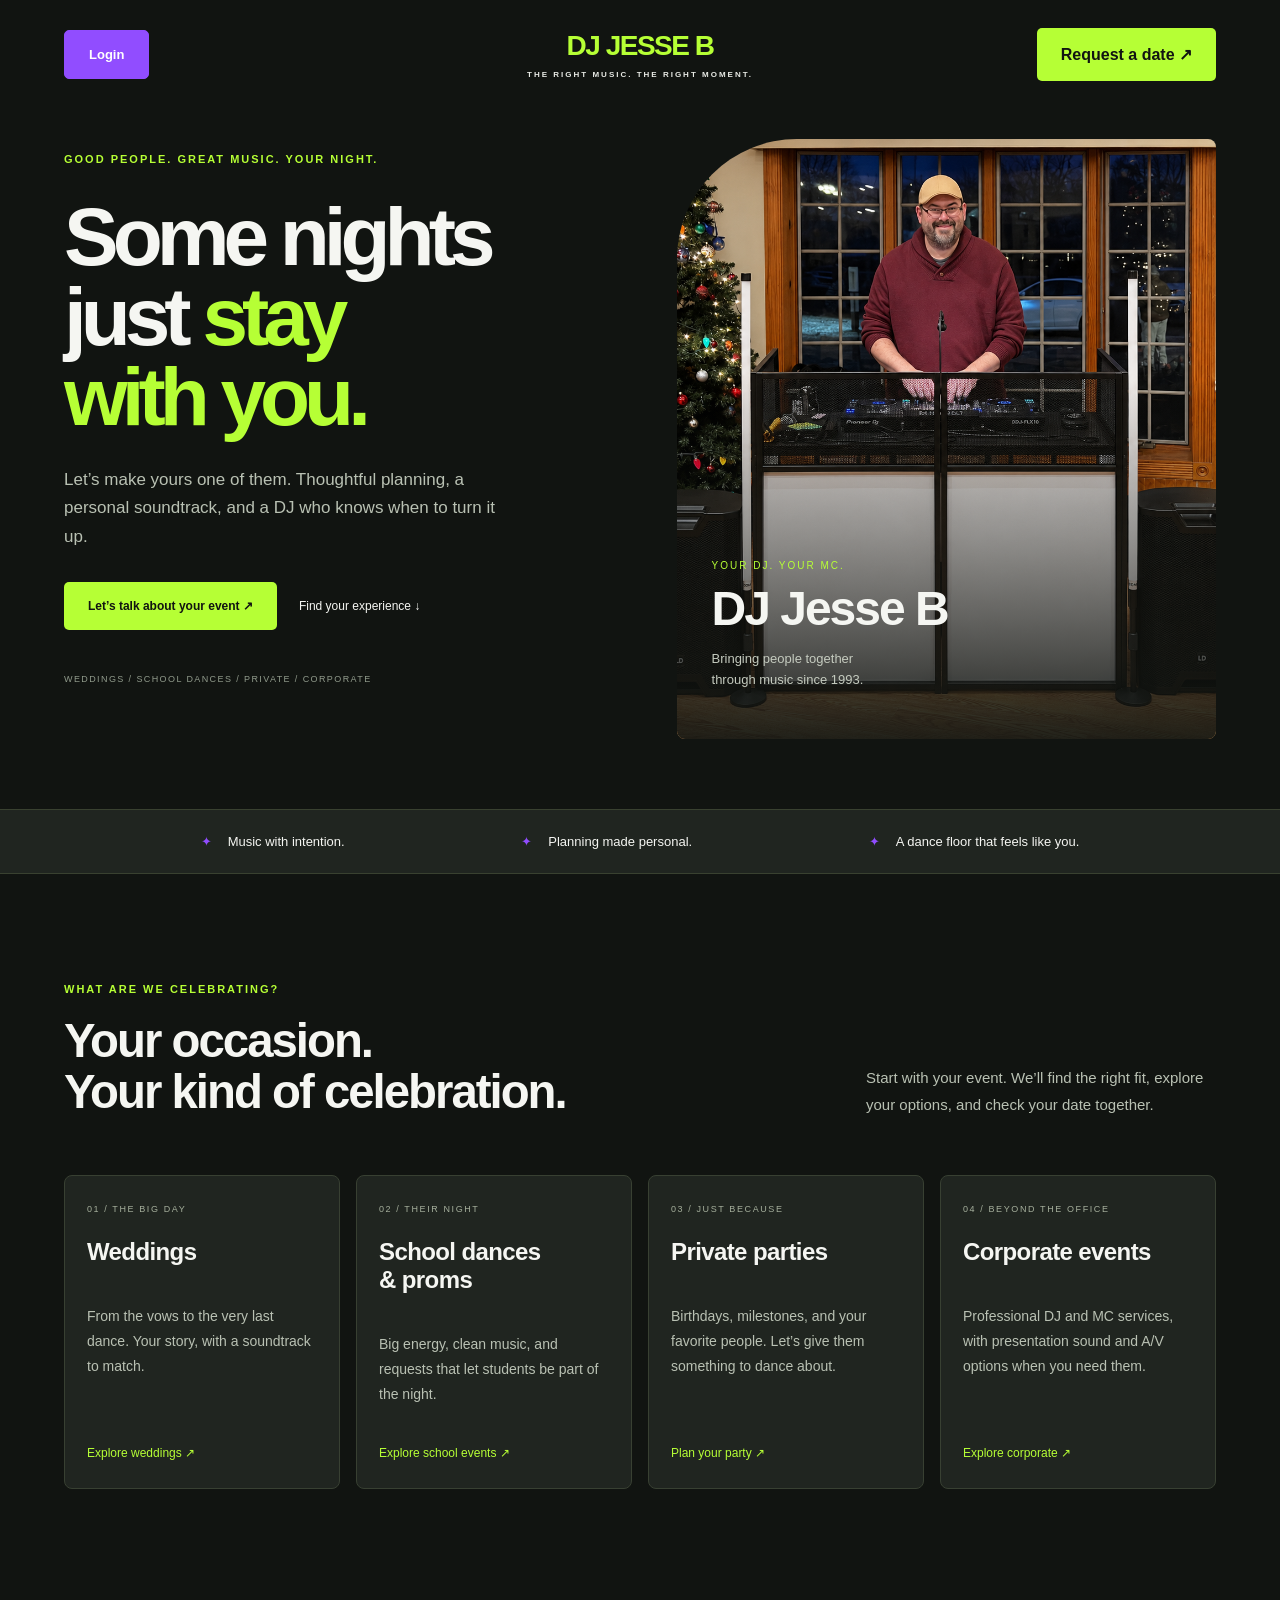
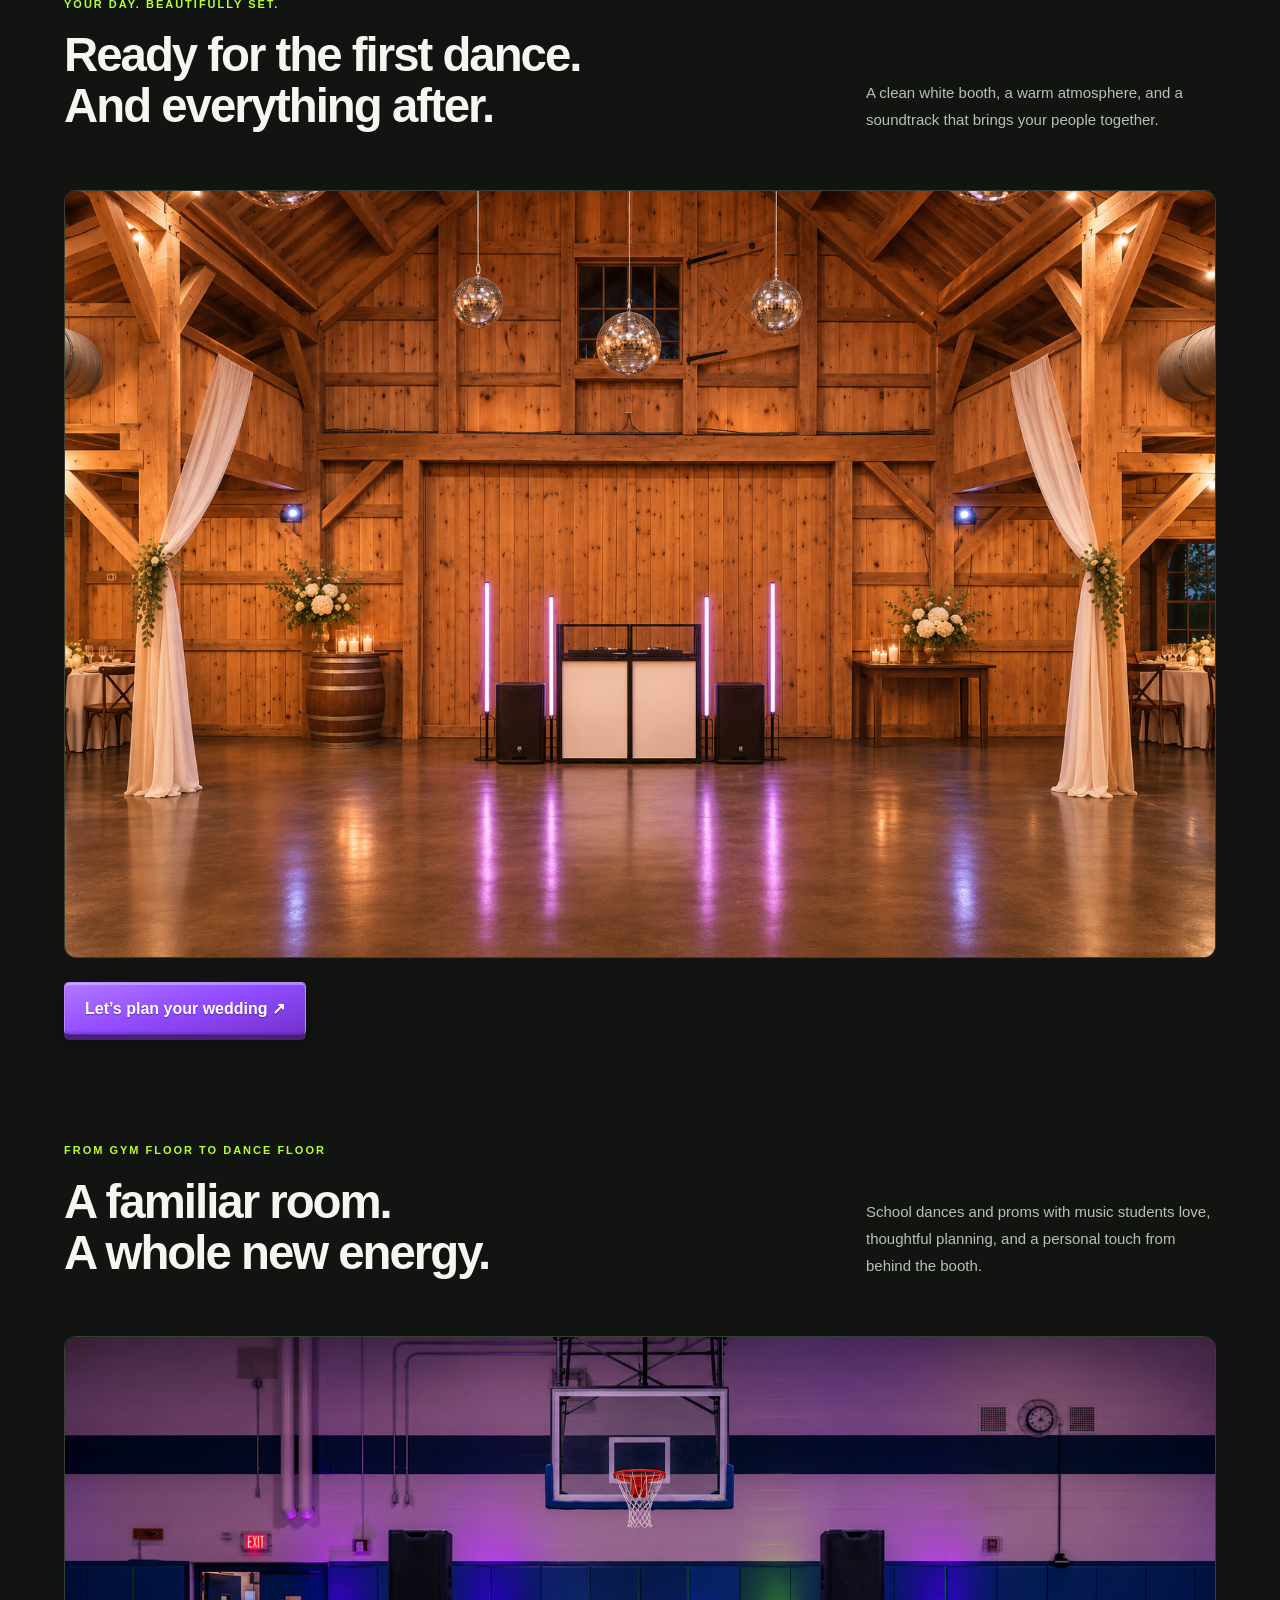
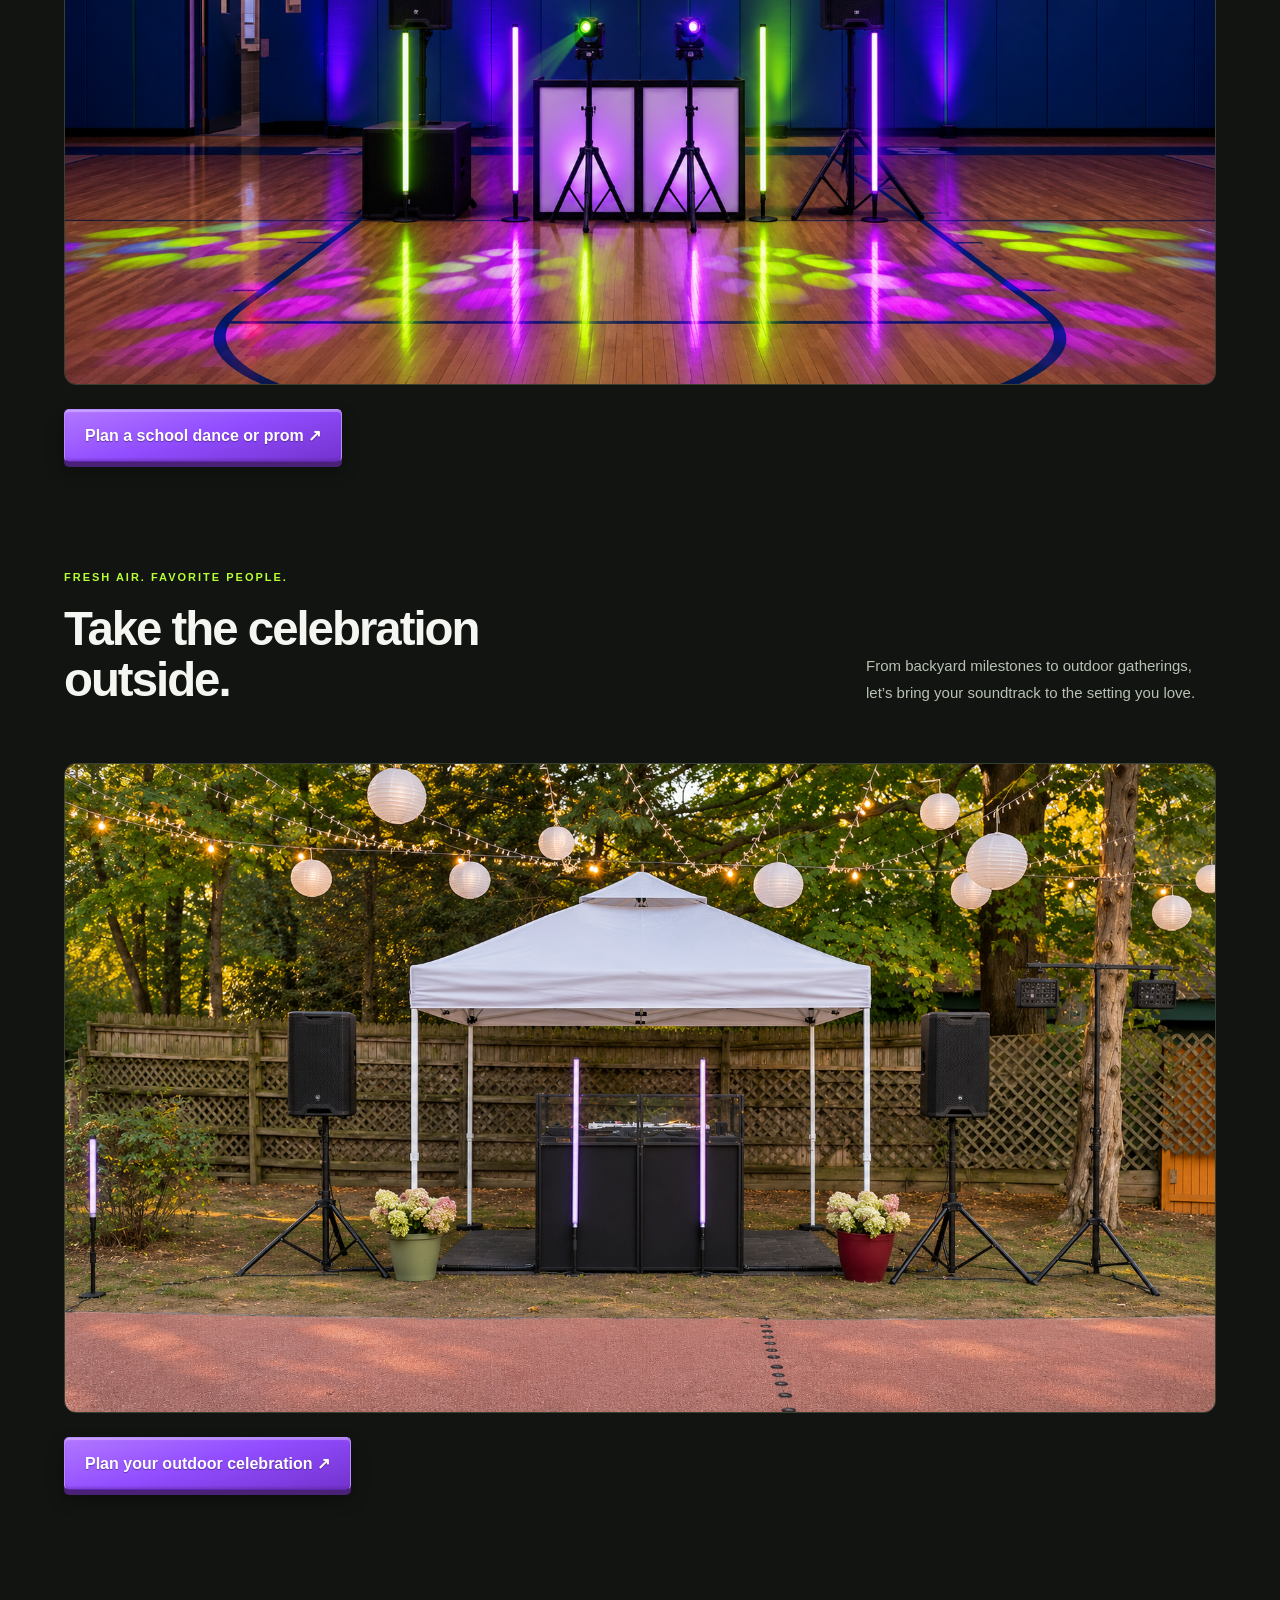
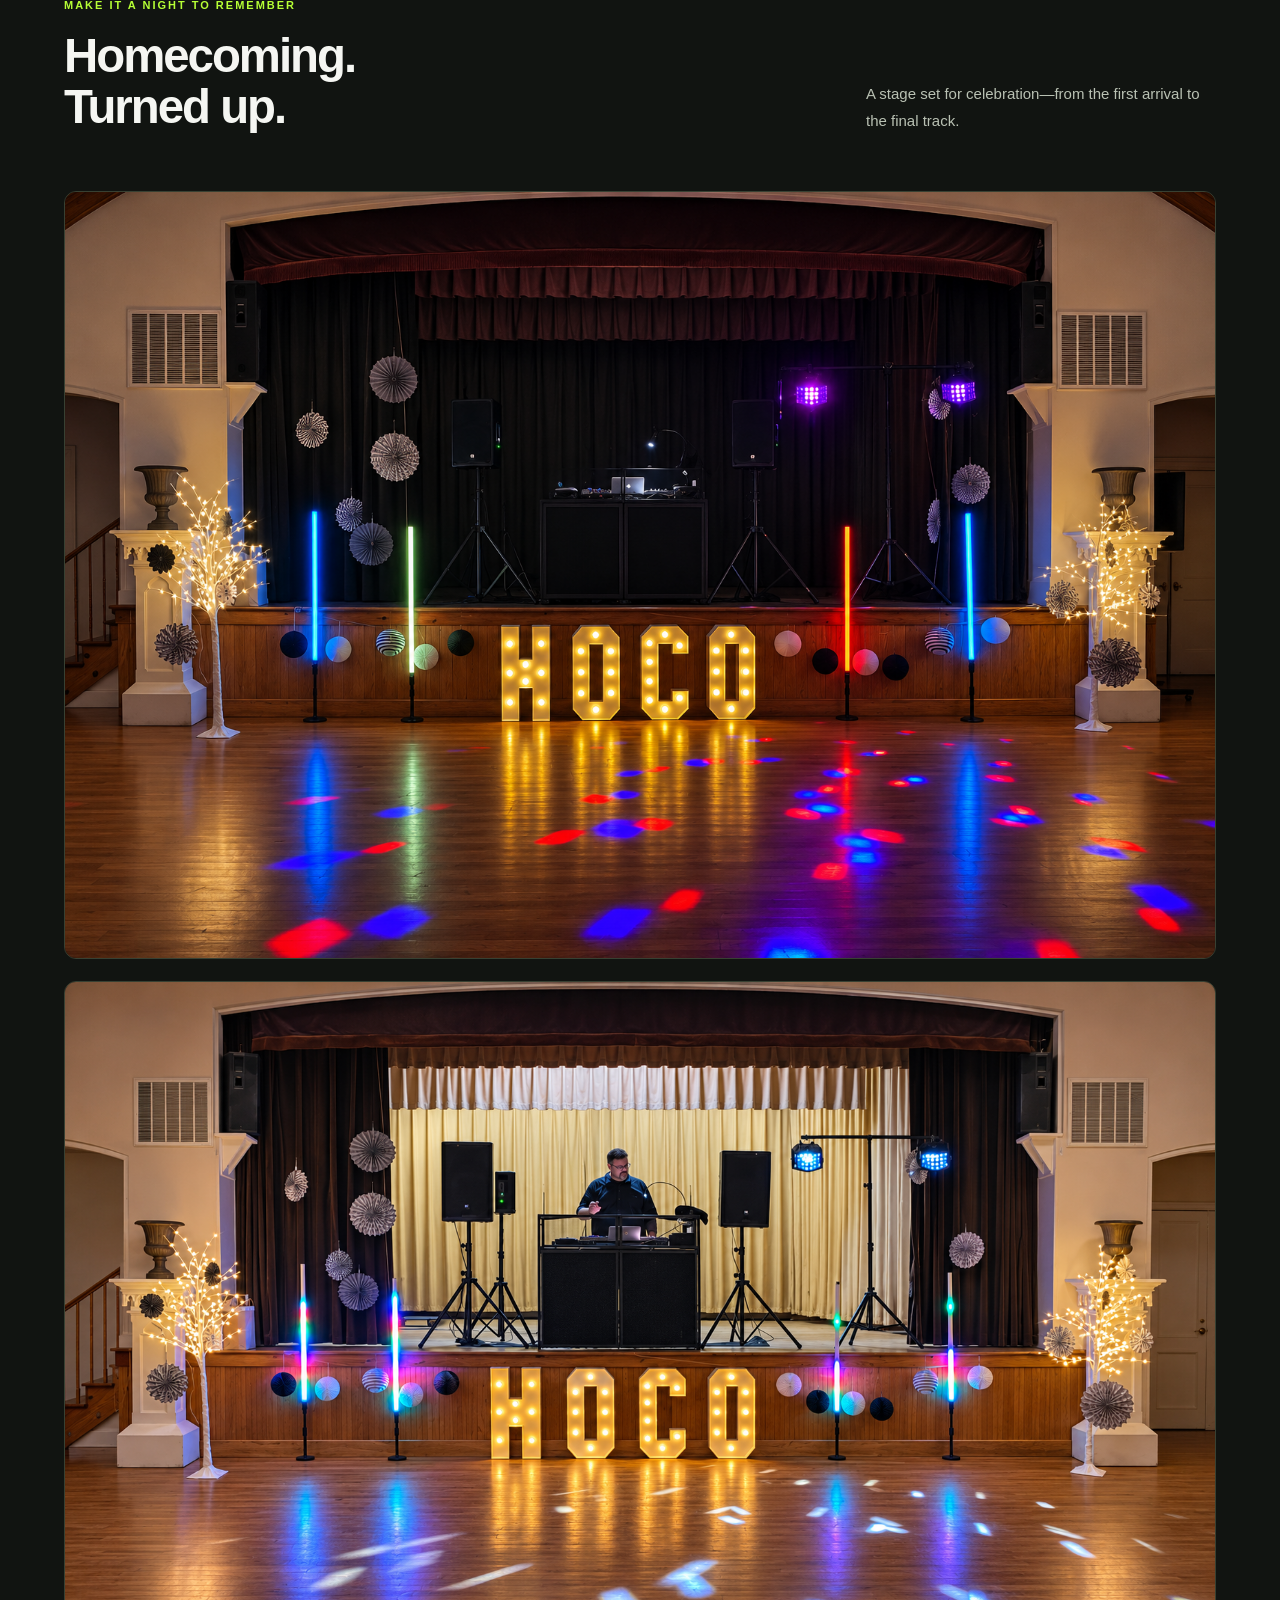
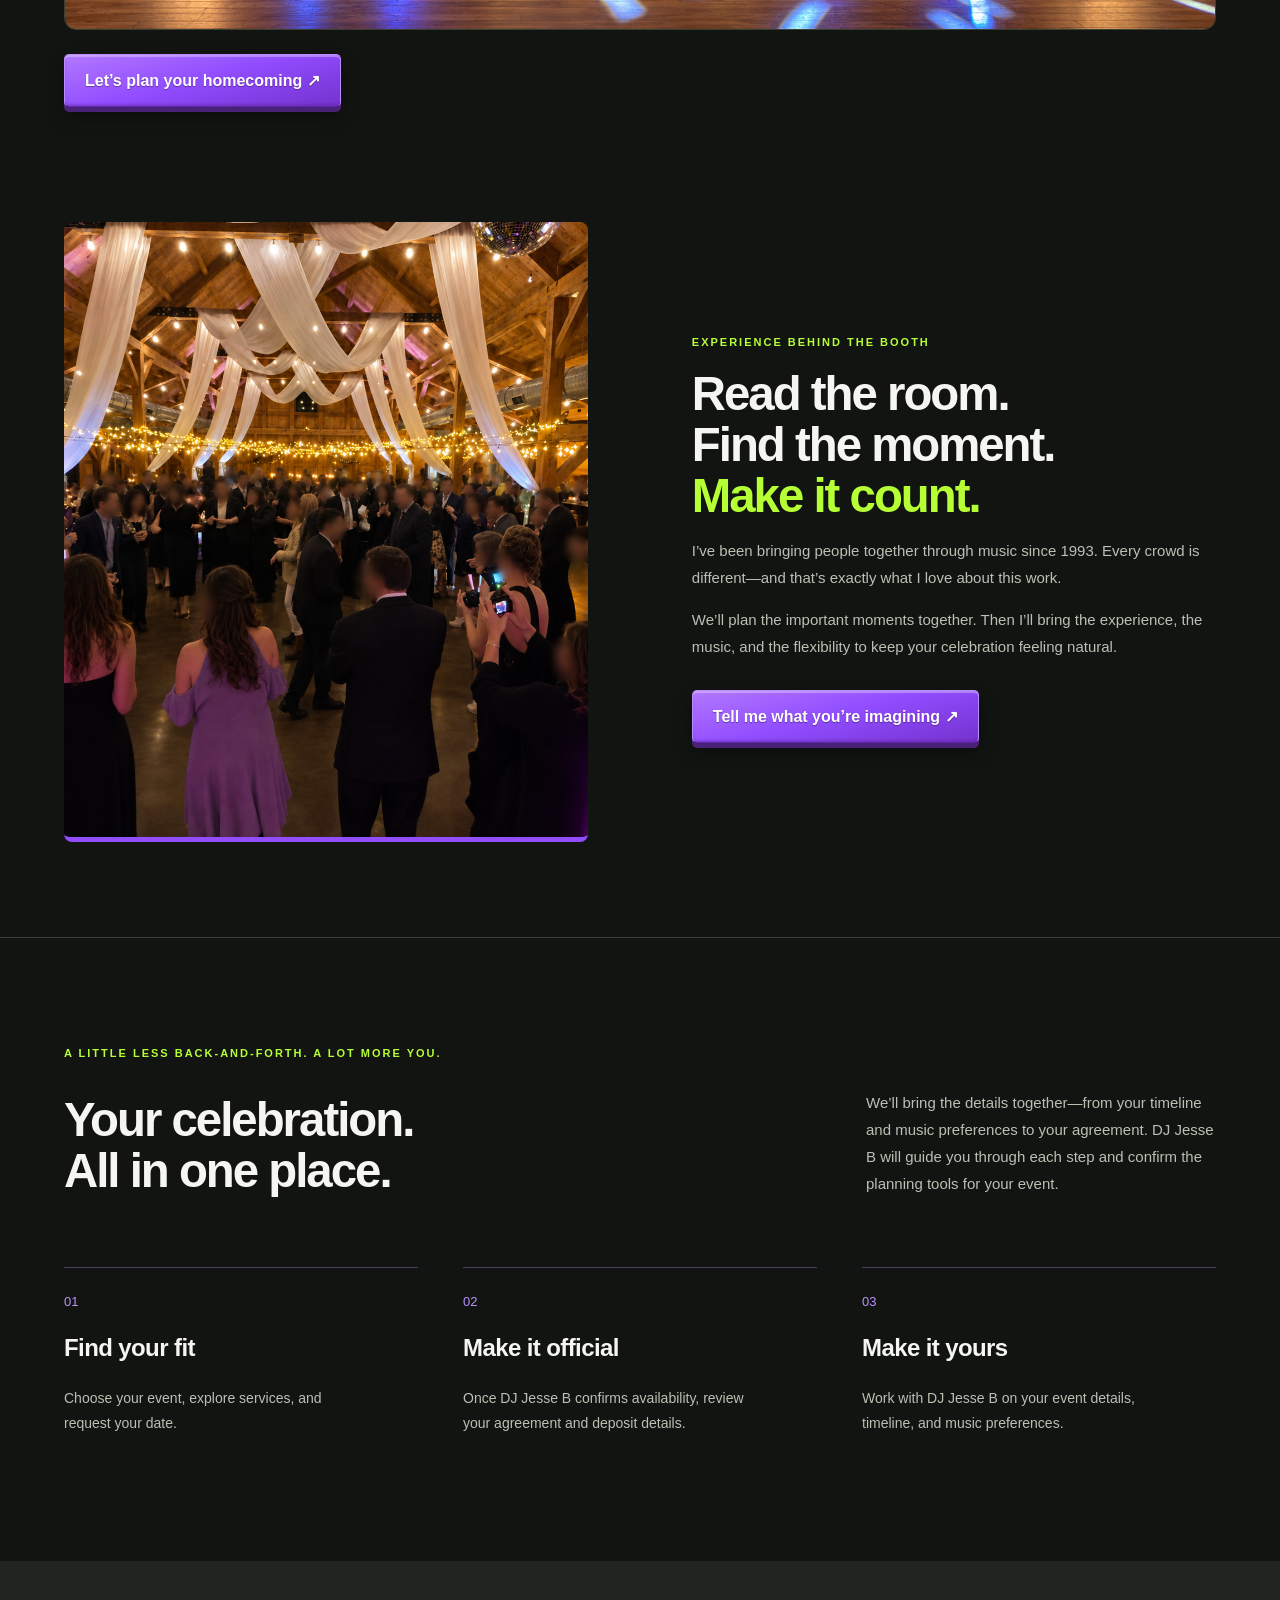
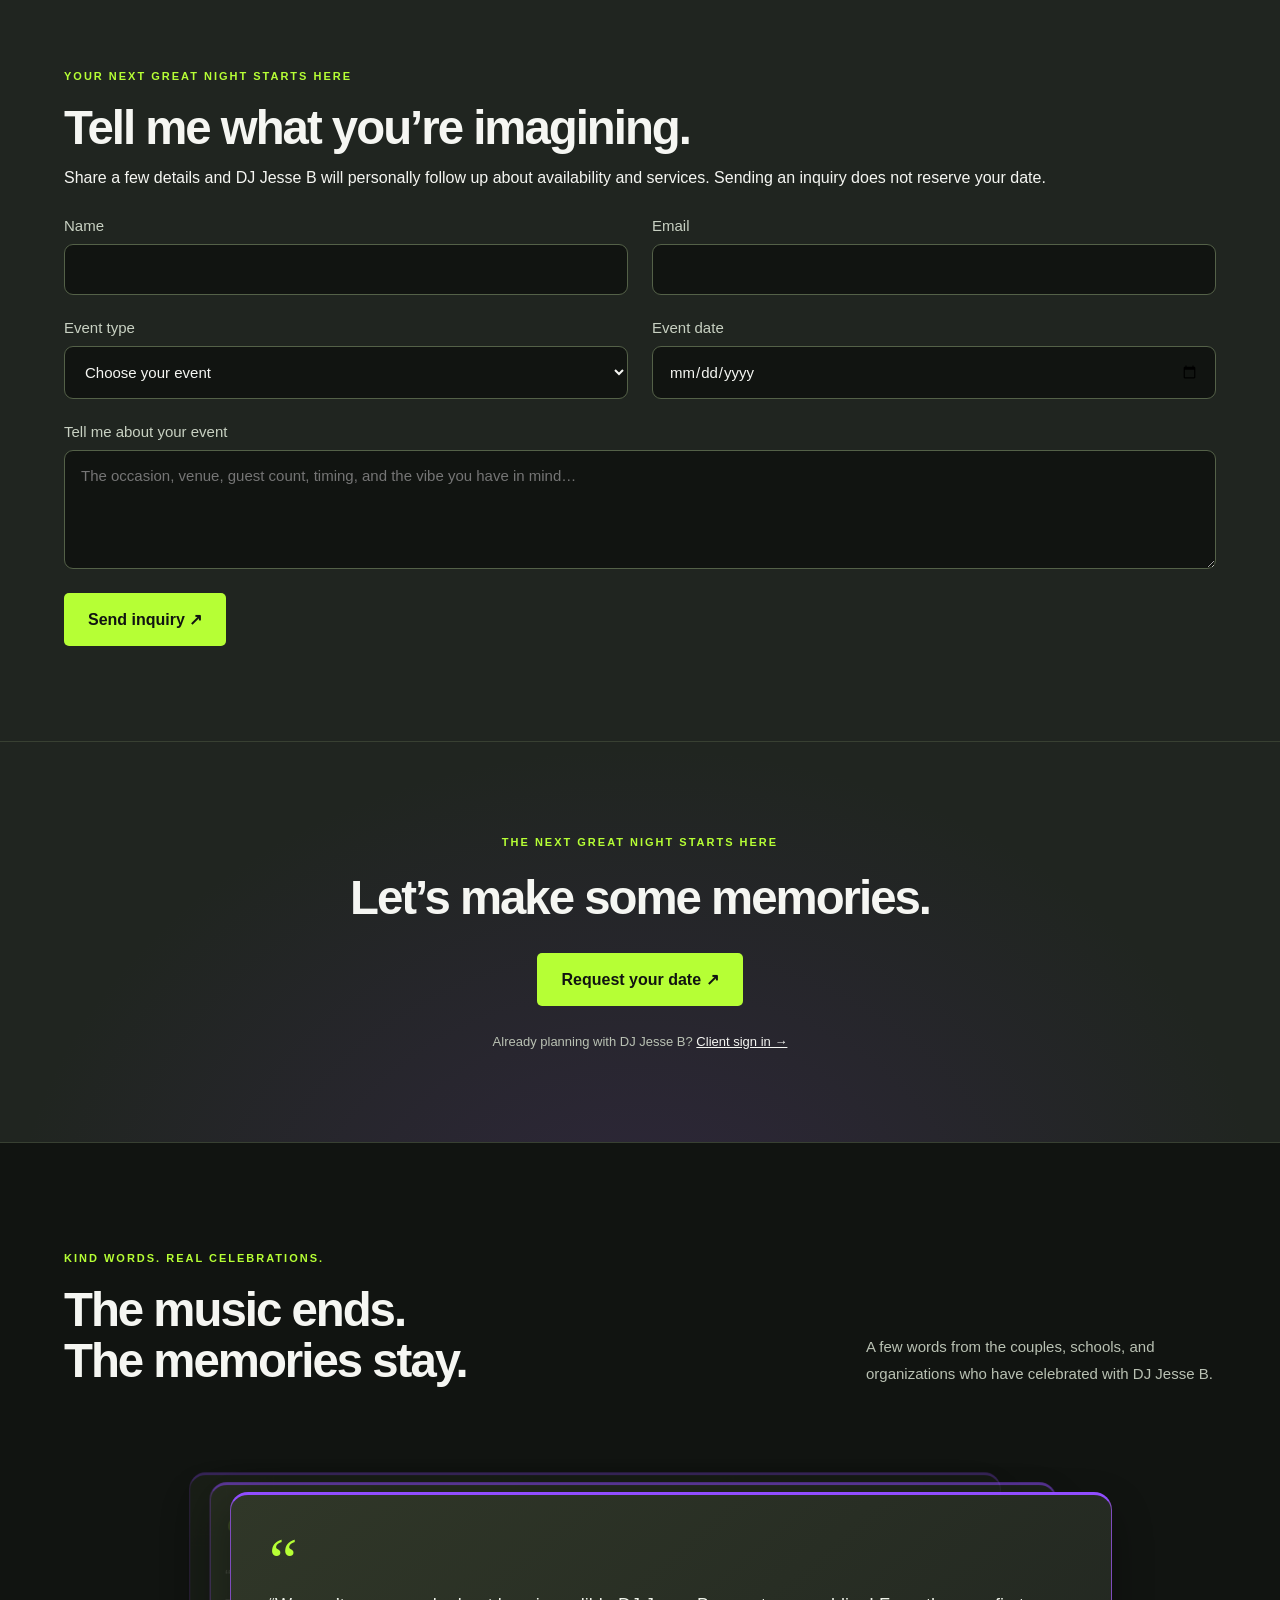
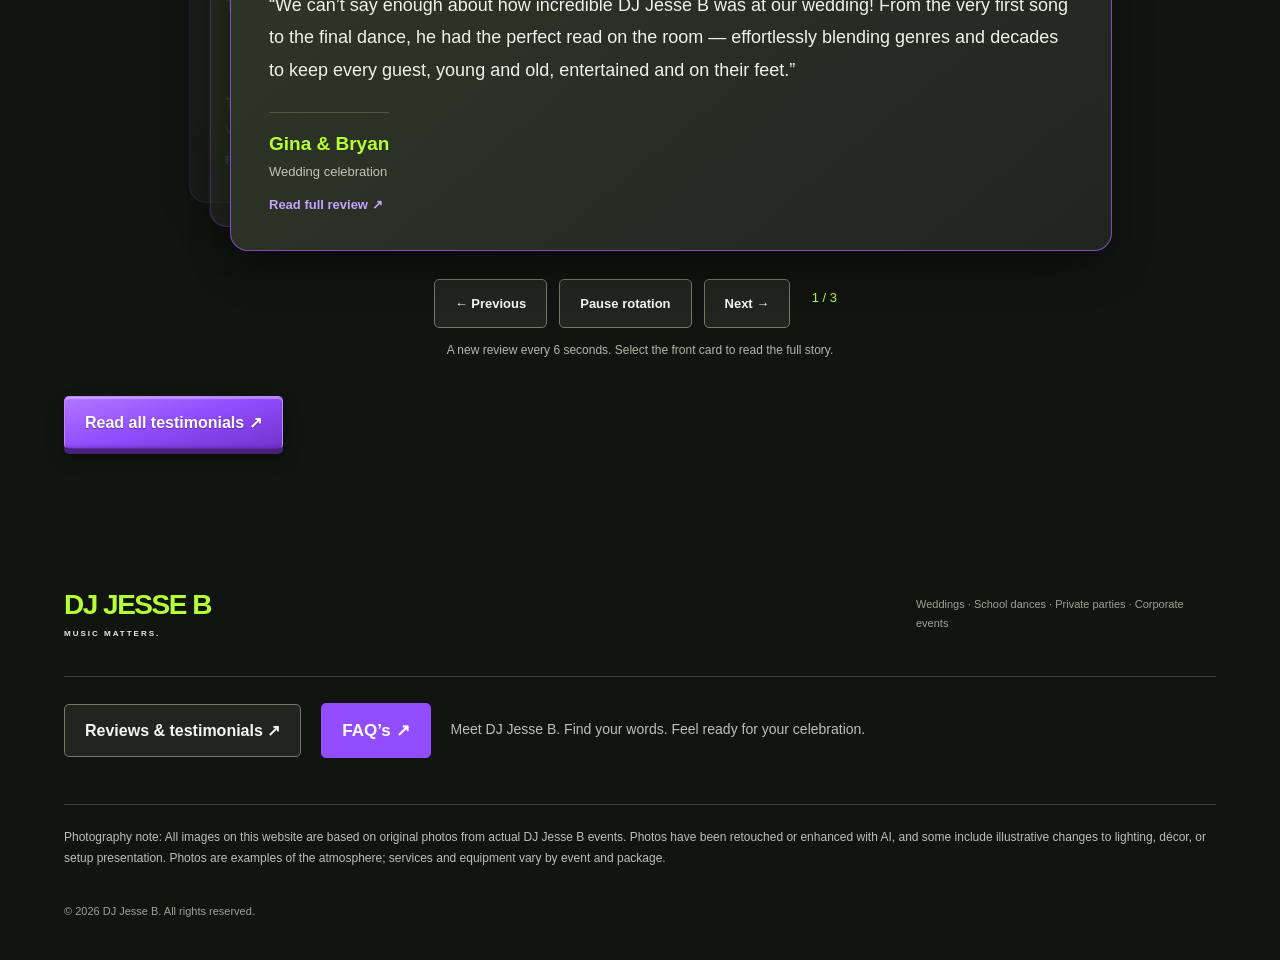
<file: index.html>
<!doctype html>
<html lang="en"><head><meta charset="utf-8"><meta name="viewport" content="width=device-width, initial-scale=1"><meta name="description" content="DJ Jesse B brings weddings, school dances, private parties and corporate events to life throughout New York’s Hudson Valley. Request your date."><link rel="canonical" href="https://music-matters.me/"><title>Hudson Valley Wedding & Event DJ | DJ Jesse B.</title><link rel="stylesheet" href="style.css?v=reviews5"></head><body>

<header><a class="header-login outline" href="#client-access" data-client-login>Login</a><a class="brand" href="#">DJ JESSE B<span>THE RIGHT MUSIC. THE RIGHT MOMENT.</span></a><button class="primary" data-request>Request a date ↗</button></header>
<main><section class="hero"><div class="hero-copy"><p class="eyebrow">GOOD PEOPLE. GREAT MUSIC. YOUR NIGHT.</p><h1>Some nights<br>just <em>stay<br> with you.</em></h1><p class="lead">Let’s make yours one of them. Thoughtful planning, a personal soundtrack, and a DJ who knows when to turn it up.</p><div class="actions"><button class="primary" data-request>Let’s talk about your event ↗</button><a href="#events">Find your experience ↓</a></div><p class="caption">WEDDINGS / SCHOOL DANCES / PRIVATE / CORPORATE</p></div><div class="hero-photo"><img src="assets/jesse-level.png" alt="DJ Jesse B behind his white DJ booth"><div class="photo-label"><span>YOUR DJ. YOUR MC.</span><strong>DJ Jesse B</strong><p>Bringing people together<br>through music since 1993.</p></div></div></section>
<div class="strip"><span>Music with intention.</span><span>Planning made personal.</span><span>A dance floor that feels like you.</span></div>
<section class="section" id="events"><div class="section-heading"><div><p class="eyebrow">WHAT ARE WE CELEBRATING?</p><h2>Your occasion.<br>Your kind of celebration.</h2></div><p>Start with your event. We’ll find the right fit, explore your options, and check your date together.</p></div><div class="events"><a href="#contact" data-event="Wedding"><span class="number">01 / THE BIG DAY</span><h3>Weddings</h3><p>From the vows to the very last dance. Your story, with a soundtrack to match.</p><span class="arrow">Explore weddings ↗</span></a><a href="#contact" data-event="Prom / School Dance"><span class="number">02 / THEIR NIGHT</span><h3>School dances<br>& proms</h3><p>Big energy, clean music, and requests that let students be part of the night.</p><span class="arrow">Explore school events ↗</span></a><a href="#contact" data-event="Private Event"><span class="number">03 / JUST BECAUSE</span><h3>Private parties</h3><p>Birthdays, milestones, and your favorite people. Let’s give them something to dance about.</p><span class="arrow">Plan your party ↗</span></a><a href="#contact" data-event="Corporate / Community Event"><span class="number">04 / BEYOND THE OFFICE</span><h3>Corporate events</h3><p>Professional DJ and MC services, with presentation sound and A/V options when you need them.</p><span class="arrow">Explore corporate ↗</span></a></div></section>
<section class="wedding-feature section" id="wedding-inspiration"><div class="section-heading"><div><p class="eyebrow">YOUR DAY. BEAUTIFULLY SET.</p><h2>Ready for the first dance.<br>And everything after.</h2></div><p>A clean white booth, a warm atmosphere, and a soundtrack that brings your people together.</p></div><figure><img src="assets/wedding-setup-concept.png" alt="Edited wedding setup concept based on DJ Jesse B’s barn photo, with a white DJ booth, speakers, lavender lights and wedding décor" loading="lazy" width="1536" height="1024"></figure><a class="outline wedding-link" href="#contact" data-event="Wedding">Let’s plan your wedding ↗</a></section><section class="wedding-feature section" id="school-inspiration"><div class="section-heading"><div><p class="eyebrow">FROM GYM FLOOR TO DANCE FLOOR</p><h2>A familiar room.<br>A whole new energy.</h2></div><p>School dances and proms with music students love, thoughtful planning, and a personal touch from behind the booth.</p></div><figure><img src="assets/school-dance-concept.png" alt="School dance setup with a white DJ booth and lime and purple lighting" loading="lazy" width="1672" height="941"></figure><a class="outline wedding-link" href="#contact" data-event="Prom / School Dance">Plan a school dance or prom ↗</a></section><section class="wedding-feature section" id="outdoor-inspiration"><div class="section-heading"><div><p class="eyebrow">FRESH AIR. FAVORITE PEOPLE.</p><h2>Take the celebration<br>outside.</h2></div><p>From backyard milestones to outdoor gatherings, let’s bring your soundtrack to the setting you love.</p></div><figure><img src="assets/outdoor-event-concept.png" alt="Outdoor event setup with a white canopy, black DJ booth, speakers and lavender lighting beneath garden lanterns" loading="lazy" width="1672" height="941"></figure><a class="outline wedding-link" href="#contact" data-event="Private Event">Plan your outdoor celebration ↗</a></section><section class="wedding-feature section" id="homecoming"><div class="section-heading"><div><p class="eyebrow">MAKE IT A NIGHT TO REMEMBER</p><h2>Homecoming.<br>Turned up.</h2></div><p>A stage set for celebration—from the first arrival to the final track.</p></div><div class="homecoming-gallery"><figure><img src="assets/homecoming-lights.png" alt="Homecoming stage with illuminated HOCO letters, colorful dance-floor lights and decorative light trees" loading="lazy" width="1536" height="1024"></figure><figure><img src="assets/homecoming-dj.png" alt="DJ at the homecoming booth with illuminated HOCO letters and a colorful dance floor" loading="lazy" width="1672" height="941"></figure></div><a class="outline wedding-link" href="#contact" data-event="Prom / School Dance">Let’s plan your homecoming ↗</a></section><section class="approach section" id="approach"><div class="dance-photo"><img src="assets/dance-floor-private.png?v=2" alt="Guests dancing beneath white draping, mirror balls and warm string lights, with faces blurred for privacy" loading="lazy" width="941" height="1672"></div><div><p class="eyebrow">EXPERIENCE BEHIND THE BOOTH</p><h2>Read the room.<br>Find the moment.<br><em>Make it count.</em></h2><p>I’ve been bringing people together through music since 1993. Every crowd is different—and that’s exactly what I love about this work.</p><p>We’ll plan the important moments together. Then I’ll bring the experience, the music, and the flexibility to keep your celebration feeling natural.</p><button class="outline" data-request>Tell me what you’re imagining ↗</button></div></section>
<section class="planning section"><p class="eyebrow">A LITTLE LESS BACK-AND-FORTH. A LOT MORE YOU.</p><div class="section-heading"><h2>Your celebration.<br>All in one place.</h2><p>We’ll bring the details together—from your timeline and music preferences to your agreement. DJ Jesse B will guide you through each step and confirm the planning tools for your event.</p></div><ol><li><span>01</span><h3>Find your fit</h3><p>Choose your event, explore services, and request your date.</p></li><li><span>02</span><h3>Make it official</h3><p>Once DJ Jesse B confirms availability, review your agreement and deposit details.</p></li><li><span>03</span><h3>Make it yours</h3><p>Work with DJ Jesse B on your event details, timeline, and music preferences.</p></li></ol></section>
<section class="section public-contact" id="contact"><p class="eyebrow">YOUR NEXT GREAT NIGHT STARTS HERE</p><h2>Tell me what you’re imagining.</h2><p>Share a few details and DJ Jesse B will personally follow up about availability and services. Sending an inquiry does not reserve your date.</p><form name="event-inquiry" method="POST" data-netlify="true" netlify-honeypot="bot-field" action="/thank-you/"><input type="hidden" name="form-name" value="event-inquiry"><p hidden><label>Leave this blank<input name="bot-field"></label></p><div class="contact-grid"><label>Name<input name="name" autocomplete="name" required maxlength="300"></label><label>Email<input name="email" type="email" autocomplete="email" required maxlength="300"></label><label>Event type<select name="eventType" required><option value="">Choose your event</option><option>Wedding</option><option>Prom / School Dance</option><option>Private Event</option><option>Corporate / Community Event</option><option>Other</option></select></label><label>Event date<input name="date" type="date"></label><label class="contact-message">Tell me about your event<textarea name="message" rows="5" maxlength="5000" placeholder="The occasion, venue, guest count, timing, and the vibe you have in mind…"></textarea></label></div><button class="primary" type="submit">Send inquiry ↗</button></form></section><section class="final-cta"><p class="eyebrow">THE NEXT GREAT NIGHT STARTS HERE</p><h2>Let’s make some memories.</h2><button class="primary" data-request>Request your date ↗</button><p>Already planning with DJ Jesse B? <a href="#client-access" data-client-login>Client sign in →</a></p></section><section class="section testimonials" id="reviews"><div class="section-heading"><div><p class="eyebrow">KIND WORDS. REAL CELEBRATIONS.</p><h2>The music ends.<br>The memories stay.</h2></div><p>A few words from the couples, schools, and organizations who have celebrated with DJ Jesse B.</p></div><div class="review-grid"><figure class="review-card"><span class="review-mark" aria-hidden="true">“</span><blockquote><p>“We can’t say enough about how incredible DJ Jesse B was at our wedding! From the very first song to the final dance, he had the perfect read on the room — effortlessly blending genres and decades to keep every guest, young and old, entertained and on their feet.”</p></blockquote><figcaption><strong>Gina &amp; Bryan</strong><span>Wedding celebration · excerpt</span></figcaption></figure><figure class="review-card"><span class="review-mark" aria-hidden="true">“</span><blockquote><p>“Thank you so very, very much for being our Entertainment Sponsor for the 2026 Strength in Strides Run/Walk. It’s people like you who support non-profits that make our world a better place!”</p></blockquote><figcaption><strong>HV Heroes</strong><span>2026 Strength in Strides Run/Walk</span></figcaption></figure><figure class="review-card"><span class="review-mark" aria-hidden="true">“</span><blockquote><p>“Thank you so much for donating your time, equipment and expertise to our Valentine’s Day Dance! The students really enjoyed the event… We couldn’t have done this without your help.”</p></blockquote><figcaption><strong>Team 7</strong><span>Valentine’s Day Dance</span></figcaption></figure></div><a class="outline wedding-link" href="/reviews/">Read all testimonials ↗</a></section></main>
<footer><a class="brand" href="#">DJ JESSE B<span>MUSIC MATTERS.</span></a><p>Weddings · School dances · Private parties · Corporate events</p><div class="footer-faq"><a class="outline reviews-footer-link" href="/reviews/">Reviews & testimonials ↗</a><button class="outline faq-launch" type="button" data-faq>FAQ’s <span aria-hidden="true">↗</span></button><p>Meet DJ Jesse B. Find your words. Feel ready for your celebration.</p></div><p class="photo-disclosure">Photography note: All images on this website are based on original photos from actual DJ Jesse B events. Photos have been retouched or enhanced with AI, and some include illustrative changes to lighting, décor, or setup presentation. Photos are examples of the atmosphere; services and equipment vary by event and package.</p><small>© 2026 DJ Jesse B. All rights reserved.</small></footer>
<dialog aria-labelledby="choose-title"><button class="close" aria-label="Close event menu">×</button><p class="eyebrow">LET’S MAKE A GREAT NIGHT</p><h2 id="choose-title">What are we celebrating?</h2><div class="choices"><a href="#contact" data-event="Wedding">♡ Wedding <span>→</span></a><a href="#contact" data-event="Prom / School Dance">♫ School dance / prom <span>→</span></a><a href="#contact" data-event="Private Event">✦ Private party <span>→</span></a><a href="#contact" data-event="Corporate / Community Event">◈ Corporate event <span>→</span></a></div></dialog><dialog id="client-access" aria-labelledby="client-access-title"><button class="close" type="button" data-close-login aria-label="Close client information">×</button><h2 id="client-access-title">Already planning with DJ Jesse B?</h2><p>Online client sign-in is being prepared. Please contact DJ Jesse B for help with your current event plans.</p><a class="primary" href="#contact" data-contact-login>Contact DJ Jesse B ↗</a></dialog><script src="site.js"></script><script type="module" src="faq-library.js?v=4"></script><script type="module" src="/reviews.js?v=5"></script></body></html>
</file>
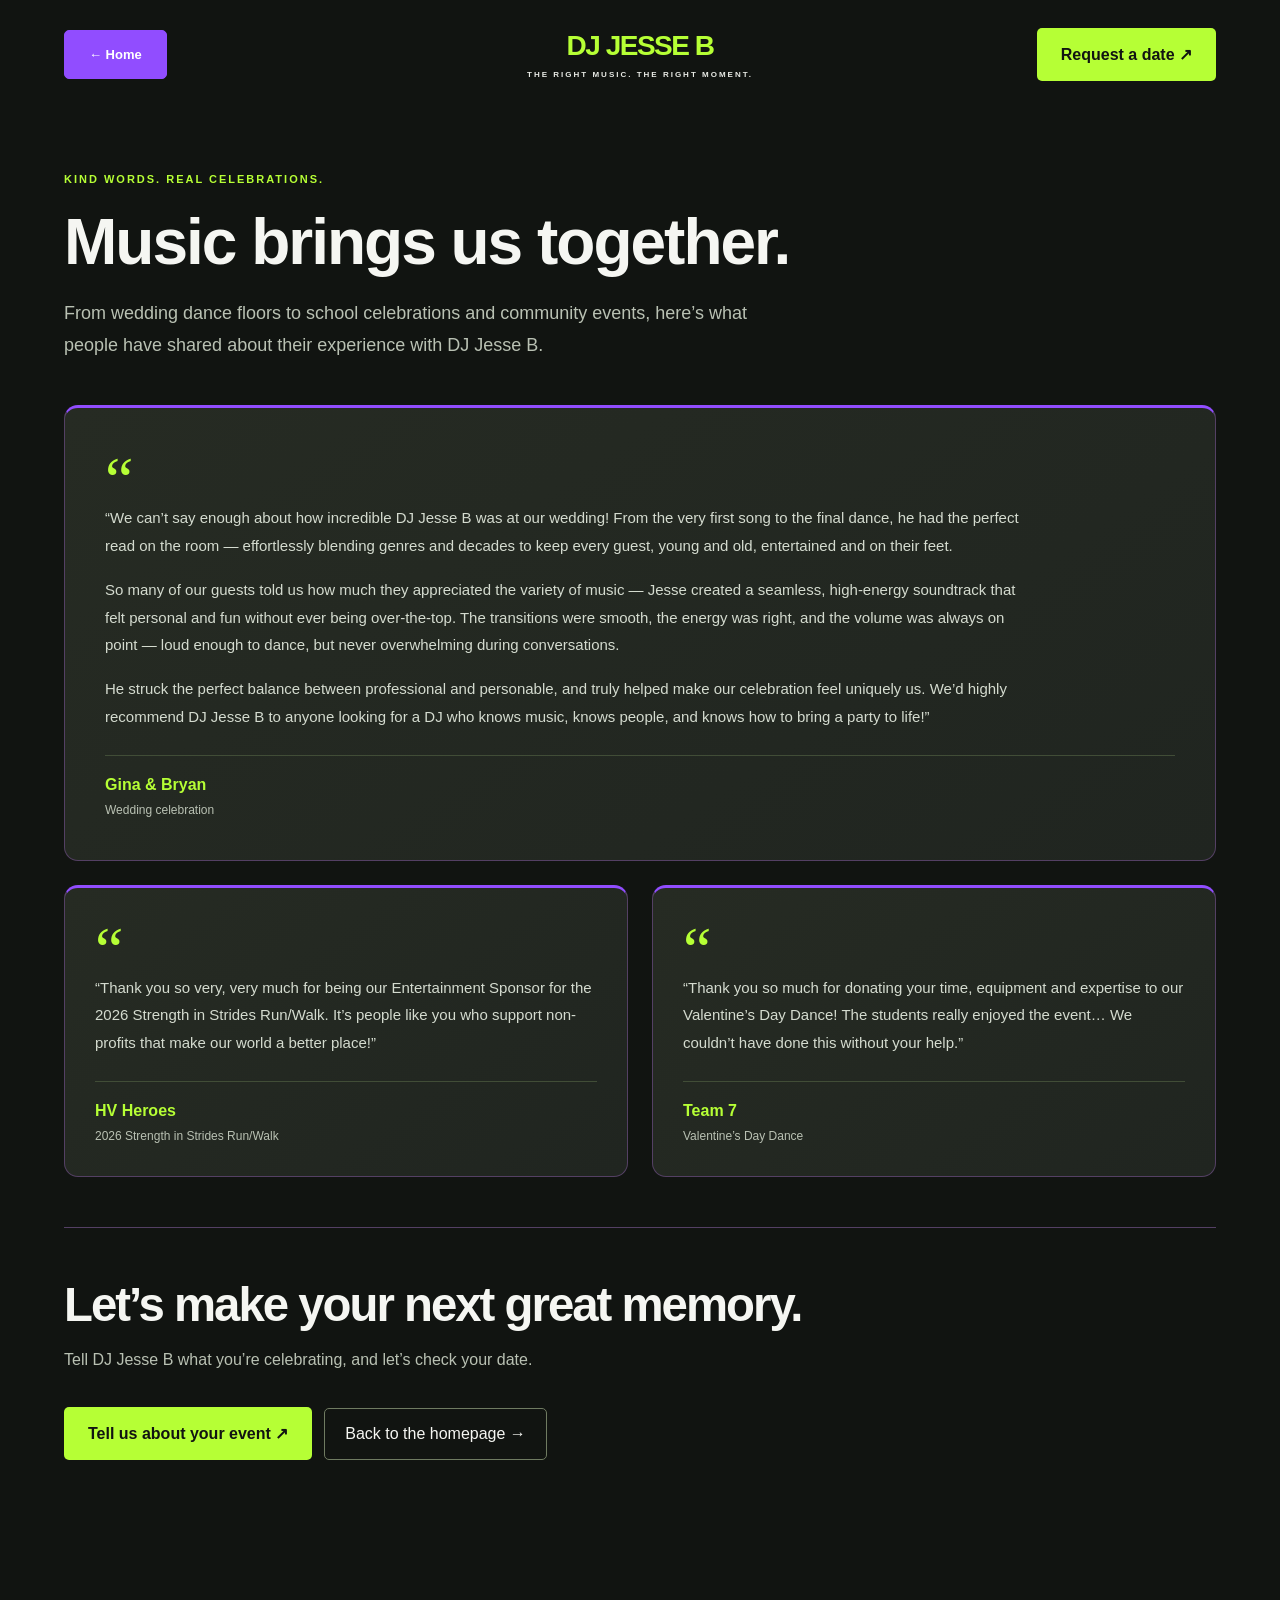
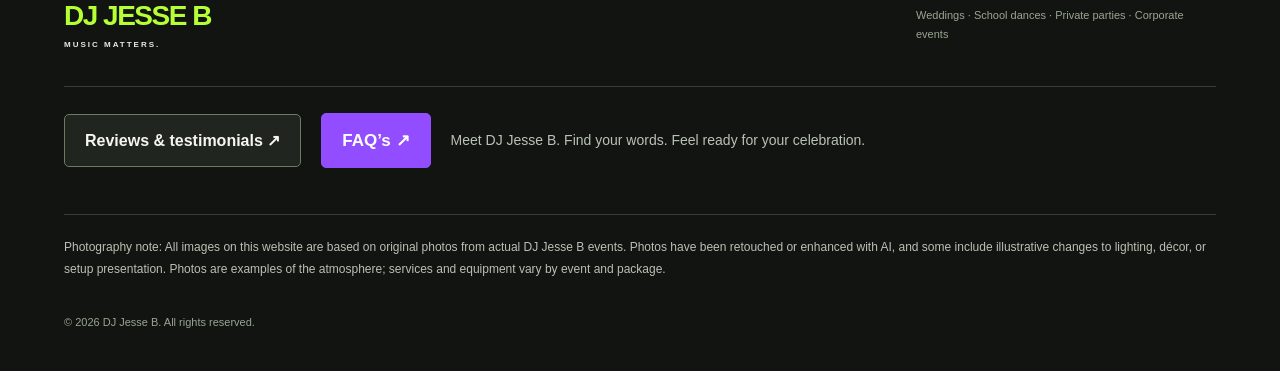
<file: reviews/index.html>
<!doctype html><html lang="en"><head><meta charset="utf-8"><meta name="viewport" content="width=device-width,initial-scale=1"><title>Reviews & Testimonials | DJ Jesse B</title><meta name="description" content="Read words from wedding couples, schools and community organizations who have celebrated with DJ Jesse B in the Hudson Valley."><link rel="canonical" href="https://music-matters.me/reviews/"><link rel="stylesheet" href="/style.css?v=reviews5"></head><body><header><a class="header-login outline" href="/">← Home</a><a class="brand" href="/">DJ JESSE B<span>THE RIGHT MUSIC. THE RIGHT MOMENT.</span></a><a class="primary" href="/#contact">Request a date ↗</a></header><main><section class="section reviews-page"><p class="eyebrow">KIND WORDS. REAL CELEBRATIONS.</p><h1>Music brings us together.</h1><p class="reviews-intro">From wedding dance floors to school celebrations and community events, here’s what people have shared about their experience with DJ Jesse B.</p><div class="reviews-full"><figure class="review-card"><span class="review-mark" aria-hidden="true">“</span><blockquote><p>“We can’t say enough about how incredible DJ Jesse B was at our wedding! From the very first song to the final dance, he had the perfect read on the room — effortlessly blending genres and decades to keep every guest, young and old, entertained and on their feet.</p><p>So many of our guests told us how much they appreciated the variety of music — Jesse created a seamless, high-energy soundtrack that felt personal and fun without ever being over-the-top. The transitions were smooth, the energy was right, and the volume was always on point — loud enough to dance, but never overwhelming during conversations.</p><p>He struck the perfect balance between professional and personable, and truly helped make our celebration feel uniquely us. We’d highly recommend DJ Jesse B to anyone looking for a DJ who knows music, knows people, and knows how to bring a party to life!”</p></blockquote><figcaption><strong>Gina &amp; Bryan</strong><span>Wedding celebration</span></figcaption></figure><figure class="review-card"><span class="review-mark" aria-hidden="true">“</span><blockquote><p>“Thank you so very, very much for being our Entertainment Sponsor for the 2026 Strength in Strides Run/Walk. It’s people like you who support non-profits that make our world a better place!”</p></blockquote><figcaption><strong>HV Heroes</strong><span>2026 Strength in Strides Run/Walk</span></figcaption></figure><figure class="review-card"><span class="review-mark" aria-hidden="true">“</span><blockquote><p>“Thank you so much for donating your time, equipment and expertise to our Valentine’s Day Dance! The students really enjoyed the event… We couldn’t have done this without your help.”</p></blockquote><figcaption><strong>Team 7</strong><span>Valentine’s Day Dance</span></figcaption></figure></div><div class="reviews-next"><h2>Let’s make your next great memory.</h2><p>Tell DJ Jesse B what you’re celebrating, and let’s check your date.</p><a class="primary" href="/#contact">Tell us about your event ↗</a><a class="outline" href="/">Back to the homepage →</a></div></section></main><footer><a class="brand" href="/">DJ JESSE B<span>MUSIC MATTERS.</span></a><p>Weddings · School dances · Private parties · Corporate events</p><div class="footer-faq"><a class="outline reviews-footer-link" href="/reviews/">Reviews & testimonials ↗</a><button class="outline faq-launch" type="button" data-faq>FAQ’s <span aria-hidden="true">↗</span></button><p>Meet DJ Jesse B. Find your words. Feel ready for your celebration.</p></div><p class="photo-disclosure">Photography note: All images on this website are based on original photos from actual DJ Jesse B events. Photos have been retouched or enhanced with AI, and some include illustrative changes to lighting, décor, or setup presentation. Photos are examples of the atmosphere; services and equipment vary by event and package.</p><small>© 2026 DJ Jesse B. All rights reserved.</small></footer><script type="module" src="/faq-library.js?v=4"></script><script type="module" src="/reviews.js?v=5"></script></body></html>
</file>
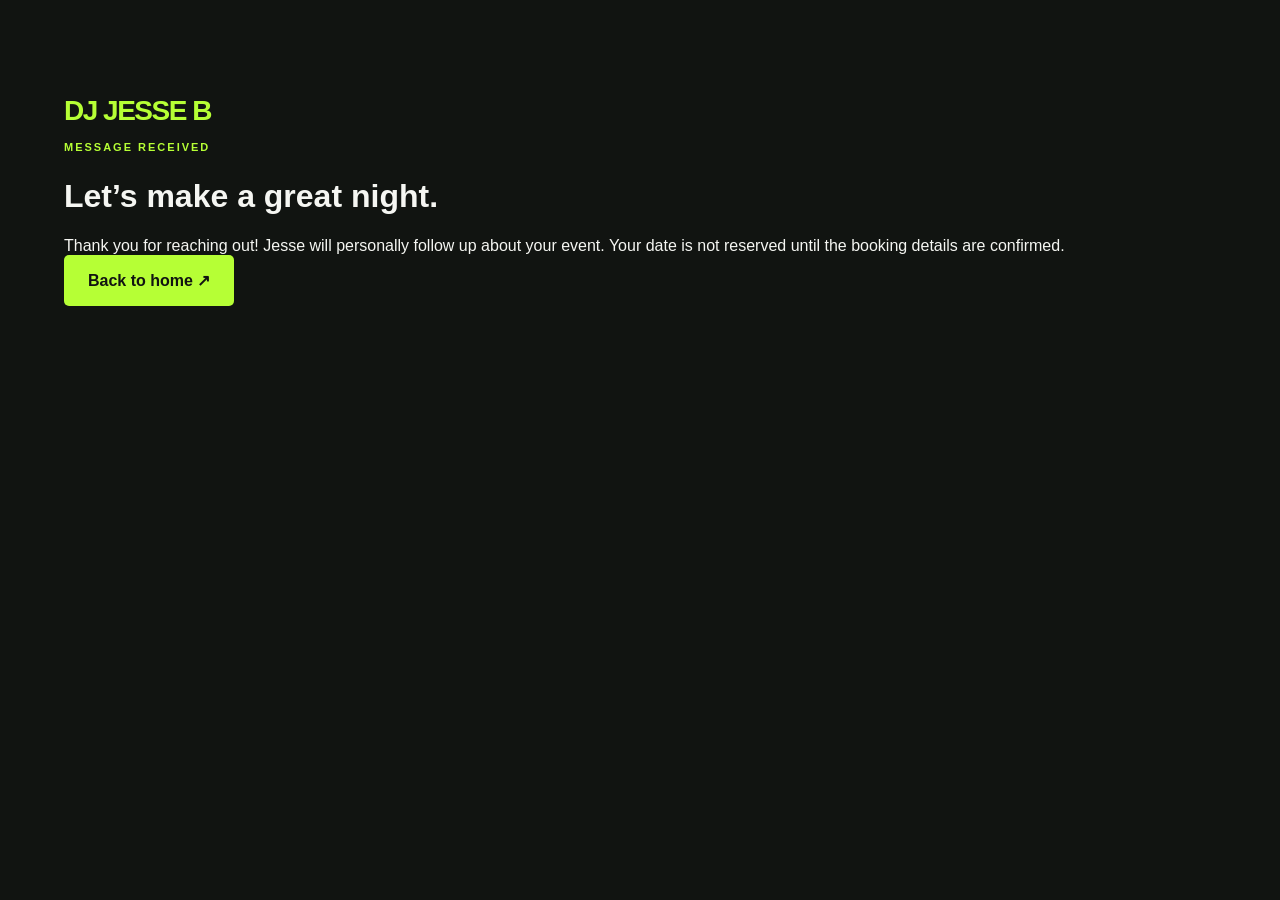
<file: thank-you/index.html>
<!doctype html><html lang="en"><meta charset="utf-8"><meta name="viewport" content="width=device-width,initial-scale=1"><meta name="robots" content="noindex"><title>Thank you | DJ Jesse B</title><link rel="stylesheet" href="/style.css"><main class="section"><a class="brand" href="/">DJ JESSE B</a><p class="eyebrow">MESSAGE RECEIVED</p><h1>Let’s make a great night.</h1><p>Thank you for reaching out! Jesse will personally follow up about your event. Your date is not reserved until the booking details are confirmed.</p><a class="primary" href="/">Back to home ↗</a></main></html>
</file>
<file: style.css>
*{box-sizing:border-box}html{scroll-behavior:smooth;scroll-padding-top:30px}body{margin:0;background:#111411;color:#f5f6f2;font-family:Arial,Helvetica,sans-serif}a{color:inherit;text-decoration:none}button{font:inherit;cursor:pointer}a:focus-visible,button:focus-visible{outline:3px solid #914dff;outline-offset:5px}.preview{padding:9px;text-align:center;background:#202520;color:#bac2b5;font-size:10px;letter-spacing:2px}header{max-width:1440px;margin:auto;padding:28px 5%;display:flex;align-items:center;gap:36px;justify-content:space-between}.brand{font-size:28px;font-weight:900;letter-spacing:-1.5px;color:#b6ff35;white-space:nowrap}.brand span{display:block;font-size:8px;letter-spacing:2px;color:#e8eae5;margin-top:8px}nav{display:flex;gap:28px;font-size:13px;color:#c2c9bd}.primary{border:0;border-radius:5px;background:#b6ff35;padding:17px 24px;color:#111411;font-weight:750}.primary:hover{background:#cbff75}.hero{max-width:1440px;margin:auto;display:grid;grid-template-columns:1.05fr 1fr;padding:30px 5% 70px;gap:4%}.eyebrow{font-size:11px;font-weight:700;letter-spacing:2px;color:#b6ff35;line-height:1.7}.hero h1{font-size:clamp(62px,6.4vw,100px);letter-spacing:-6px;line-height:.98;margin:28px 0}em{font-style:normal;color:#b6ff35}.lead{max-width:440px;font-size:17px;color:#b9c1b3;line-height:1.7}.actions{display:flex;gap:22px;align-items:center;margin:30px 0;font-size:12px}.caption{font-size:9px;letter-spacing:1.4px;color:#919b8c;margin-top:44px}.hero-photo{position:relative;min-height:600px;overflow:hidden;border-radius:120px 8px 8px 8px}.hero-photo img{width:100%;height:100%;object-fit:cover;position:absolute;object-position:52% center}.hero-photo:after{content:'';position:absolute;inset:0;background:linear-gradient(0deg,#111411ed,transparent 60%)}.photo-label{position:absolute;bottom:35px;left:35px;z-index:1}.photo-label span{font-size:10px;letter-spacing:2px;color:#b6ff35}.photo-label strong{display:block;font-size:48px;letter-spacing:-2px;margin-top:8px}.photo-label p{color:#c5cbbf;line-height:1.6;font-size:13px}.strip{display:flex;justify-content:space-evenly;padding:24px;background:#202520;border-block:1px solid #394130;font-size:13px}.strip span:before{content:'✦';color:#914dff;margin-right:16px}.section{max-width:1440px;padding:95px 5%;margin:auto}.section-heading{display:flex;align-items:end;justify-content:space-between;gap:50px;margin-bottom:42px}h2{font-size:clamp(32px,3.7vw,54px);letter-spacing:-2px;line-height:1.08;margin:16px 0}.section-heading>p{max-width:350px;color:#b9c1b3;font-size:15px;line-height:1.8}.events{display:grid;grid-template-columns:repeat(4,1fr);gap:16px}.events>a{padding:28px 22px;background:#202520;border:1px solid #384032;border-radius:8px;display:flex;flex-direction:column;transition:transform .2s,border-color .2s}.events>a:hover{transform:translateY(-5px);border-color:#b6ff35}.number{font-size:9px;letter-spacing:1.6px;color:#a5af9c}h3{font-size:24px;letter-spacing:-.6px}.events p{font-size:14px;line-height:1.8;color:#b9c1b3}.arrow{color:#b6ff35;font-size:12px;margin-top:auto;padding-top:24px}.approach{display:grid;grid-template-columns:1fr 1fr;gap:9%;align-items:center;padding-top:20px}.dance-photo{height:480px;border-radius:8px;overflow:hidden;border-bottom:5px solid #914dff}.dance-photo img{width:100%;height:100%;object-fit:cover}.approach p:not(.eyebrow){color:#b9c1b3;font-size:15px;line-height:1.8}.outline{border:1px solid #6f7b61;color:#f5f6f2;border-radius:5px;background:transparent;padding:16px 20px;margin-top:15px}.planning{border-top:1px solid #384032}.planning ol{display:grid;grid-template-columns:repeat(3,1fr);gap:45px;list-style:none;padding:0;margin-top:55px}.planning li{border-top:1px solid #4b3c62;padding-top:24px}.planning li>span{font-size:13px;color:#bb92ff}.planning li p{color:#b9c1b3;line-height:1.8;font-size:14px;max-width:300px}.final-cta{padding:80px 20px;text-align:center;background:radial-gradient(ellipse at 50% 130%,#4c2b7355,transparent 70%),#202520;border-block:1px solid #384032}.final-cta h2{margin:20px 0 30px}.final-cta>p:last-child{font-size:13px;color:#b9c1b3;margin-top:28px}.final-cta a{color:#f5f6f2;text-decoration:underline}footer{padding:40px 5%;display:flex;gap:20px;align-items:center;justify-content:space-between}footer p,footer small{font-size:11px;color:#9aa591;max-width:300px;line-height:1.7}dialog{max-width:560px;width:calc(100% - 32px);padding:38px;background:#202520;color:#f5f6f2;border:1px solid #914dff;border-radius:16px}dialog::backdrop{background:#080a08d9;backdrop-filter:blur(6px)}dialog h2{font-size:36px}.close{position:absolute;right:16px;top:12px;border:0;background:none;color:white;font-size:30px}.choices{display:grid;gap:10px;margin-top:25px}.choices a{padding:20px;background:#111411;border:1px solid #4a563c;border-radius:8px;display:flex;justify-content:space-between}.choices a:hover{border-color:#b6ff35;color:#b6ff35}@media(max-width:900px){nav{display:none}.hero{grid-template-columns:1fr 1fr}.hero h1{font-size:70px;letter-spacing:-4px}.hero-photo{min-height:540px}.actions{align-items:start;flex-direction:column}.events{grid-template-columns:1fr 1fr}.strip{gap:20px;padding:22px}.strip span{font-size:11px}.approach{gap:6%}footer{flex-wrap:wrap}}@media(max-width:600px){header{padding:22px 6%;gap:15px}.brand{font-size:24px}.brand span{font-size:6px;letter-spacing:1.3px}header .primary{font-size:11px;padding:14px}.hero{grid-template-columns:1fr;padding:18px 6% 40px;gap:28px}.hero h1{font-size:76px;letter-spacing:-4.5px}.hero h1 br:last-child{display:none}.hero-photo{min-height:430px;border-top-left-radius:80px}.hero-photo img{object-position:center 30%}.actions{flex-direction:row;align-items:center;gap:14px}.actions .primary{font-size:12px;padding:16px}.actions>a{font-size:11px}.caption{margin-top:24px;font-size:8px}.strip{flex-wrap:wrap;justify-content:start;padding-inline:6%;gap:14px}.section{padding:60px 6%}.section-heading{display:block}.section-heading>p{max-width:none}.events{grid-template-columns:1fr}.events>a{padding:26px}.events h3{margin-bottom:4px}.approach{display:flex;flex-direction:column-reverse;gap:30px}.dance-photo{height:320px;width:100%}.planning ol{grid-template-columns:1fr;gap:20px}.planning li p{max-width:none}.final-cta{padding:60px 6%}footer{display:block}dialog{padding:32px 24px}}@media(prefers-reduced-motion:reduce){html{scroll-behavior:auto}*{transition:none!important}}

.wedding-feature{padding-top:0}.wedding-feature figure{margin:0}.wedding-feature img{display:block;width:100%;height:auto;border-radius:12px;border:1px solid #384032}.wedding-feature figcaption{font-size:11px;color:#a9b3a1;line-height:1.7;margin-top:12px;max-width:760px}.wedding-link{display:inline-block;margin-top:24px}

footer{flex-wrap:wrap}footer .photo-disclosure{flex-basis:100%;max-width:none;border-top:1px solid #384032;padding-top:22px;margin-top:16px;line-height:1.8;font-size:12px;color:#b9c1b3}

.homecoming-gallery{display:grid;gap:22px}.homecoming-gallery img{width:100%;height:auto}

header{display:grid;grid-template-columns:1fr auto 1fr;gap:24px}header>.brand{text-align:center;grid-column:2}header>.header-login{justify-self:start;margin:0;grid-column:1}header>.primary{justify-self:end;grid-column:3}.header-login{font-size:13px;font-weight:700;padding:16px 24px}@media(max-width:600px){header{gap:10px;padding:20px 4%;grid-template-columns:1fr auto 1fr}header>.brand{font-size:22px}header>.brand span{font-size:5px;letter-spacing:.7px}header>.header-login{font-size:11px;padding:13px 12px}header>.primary{padding:13px 10px;font-size:10px}}@media(max-width:360px){header>.brand{font-size:19px}header>.brand span{max-width:130px;white-space:normal;line-height:1.6}header{gap:7px}header>.primary{font-size:9px;padding:12px 7px}}

header>.header-login{background:#914DFF;border-color:#914DFF;color:#fff}header>.header-login:hover{background:#7e38ec;border-color:#7e38ec}


.approach .dance-photo{height:620px}.approach .dance-photo img{object-position:center 58%}@media(max-width:600px){.approach .dance-photo{height:520px}}

.public-contact{background:#202520}.public-contact form{margin-top:30px}.contact-grid{display:grid;grid-template-columns:1fr 1fr;gap:24px;margin-bottom:24px}.contact-grid label{display:block;font-size:15px;color:#c8d1c2}.contact-grid input,.contact-grid select,.contact-grid textarea{display:block;width:100%;box-sizing:border-box;margin-top:10px;background:#111411;color:#f5f6f2;border:1px solid #546148;border-radius:9px;padding:16px;font:inherit}.contact-grid :is(input,select,textarea):focus{outline:2px solid #914dff;outline-offset:3px}.contact-message{grid-column:1/-1}#client-access .primary{display:inline-block;margin-top:15px}@media(max-width:600px){.contact-grid{grid-template-columns:1fr}}

/* FAQ and guide library */
.footer-faq{display:flex;align-items:center;gap:20px;flex-basis:100%;padding:26px 0 10px;border-top:1px solid #384032;margin-top:12px}.footer-faq .faq-launch{margin:0;background:#914dff;border-color:#914dff;color:#fff;font-size:17px;font-weight:700;min-height:48px}.footer-faq .faq-launch:hover{background:#a66dff}.footer-faq p{max-width:none;font-size:14px;margin:0;color:#bac2b5}
.faq-library{width:min(1120px,calc(100% - 32px));max-width:1120px;max-height:90dvh;padding:0;overflow:hidden;border:1px solid #914dff;border-radius:20px;box-shadow:0 24px 100px #0008}.faq-top{display:flex;justify-content:space-between;gap:24px;padding:30px 34px;background:linear-gradient(125deg,#202520,#2b203b);border-bottom:1px solid #544064}.faq-top h2{font-size:clamp(26px,3vw,38px);letter-spacing:-1.2px;margin:8px 0 12px}.faq-top p:not(.eyebrow){font-size:14px;line-height:1.7;color:#c3cbbd;margin:0;max-width:640px}.faq-top .eyebrow{font-size:10px;margin:0}.faq-close{align-self:start;flex-shrink:0;border:1px solid #72518f;border-radius:8px;background:#111411;color:#fff;font-weight:700;padding:12px 16px;min-height:44px}.faq-layout{display:grid;grid-template-columns:270px minmax(0,1fr);min-height:0}.faq-library .faq-nav{display:flex;flex-direction:column;gap:12px;padding:26px 20px;background:#171c16;align-items:stretch;overflow:auto;max-height:calc(90dvh - 180px)}.faq-nav button{position:relative;text-align:left;border:1px solid #44513c;border-radius:10px;background:#202520;color:#f5f6f2;padding:18px 28px 18px 16px;min-height:90px}.faq-nav button span{display:block;font-size:9px;letter-spacing:1.3px;margin-bottom:8px;color:#bec8b4}.faq-nav button strong{font-size:15px;line-height:1.5}.faq-nav button i{position:absolute;right:13px;top:37px;font-style:normal;color:#b6ff35}.faq-nav button[aria-pressed=true]{border-color:#b6ff35;background:#b6ff3512}.faq-nav button[aria-pressed=true] strong{color:#b6ff35}.faq-nav .faq-library-note{font-size:12px;line-height:1.8;color:#aab5a0;padding:5px 8px}.faq-reading{max-height:calc(90dvh - 180px);overflow:auto;overscroll-behavior:contain;padding:32px 40px 30px}.faq-article{max-width:680px;outline:none}.faq-document-title{font-size:clamp(26px,3vw,38px);margin:14px 0}.faq-article p{font-size:15px;line-height:1.9;color:#d0d7c9;white-space:pre-line}.faq-article .faq-intro{font-size:17px;line-height:1.7;color:#f1f3ed;border-bottom:1px solid #45503b;padding-bottom:24px;margin-bottom:28px}.faq-article .eyebrow{font-size:10px;color:#b6ff35}.faq-article h4{font-size:15px;letter-spacing:.7px;color:#b6ff35;line-height:1.6;margin:32px 0 14px}.faq-article blockquote{margin:28px 0;padding:20px;border-left:3px solid #914dff;background:#914dff12;color:#f0e7ff;font-size:16px;line-height:1.9}.faq-tools{display:flex;gap:10px;flex-wrap:wrap;border-top:1px solid #45503b;padding-top:20px;margin-top:30px}.faq-tools .outline{font-size:12px;padding:12px 15px;margin:0;min-height:44px}.faq-status{font-size:12px;color:#b6c1ad;line-height:1.7}
@media(max-width:700px){.footer-faq{align-items:flex-start;flex-direction:column;gap:12px}.faq-library{width:calc(100% - 20px);max-height:94dvh}.faq-top{padding:22px 20px;gap:12px}.faq-top p:not(.eyebrow){font-size:12px}.faq-close{padding:10px;font-size:12px}.faq-layout{display:block}.faq-library .faq-nav{display:grid;grid-template-columns:1fr 1fr;padding:16px;max-height:none;gap:10px}.faq-nav button{min-height:76px;padding:12px 23px 12px 12px}.faq-nav button strong{font-size:12px}.faq-nav button span{font-size:8px}.faq-nav button i{top:30px;right:10px}.faq-nav .faq-library-note{display:none}.faq-reading{max-height:calc(94dvh - 290px);padding:20px 22px 30px}.faq-article p{font-size:14px}.faq-tools{gap:8px}.faq-tools .outline{padding:11px;font-size:11px}}

@media(max-width:700px){.faq-library .faq-nav{display:flex;flex-direction:row;overflow-x:auto;max-height:130px;padding:12px;gap:10px}.faq-nav button{flex:0 0 155px;min-height:84px}.faq-reading{max-height:calc(94dvh - 340px)}}

/* Raised Electric Night action buttons */
.wedding-link,.approach button.outline{background:linear-gradient(165deg,#b278ff 0%,#914dff 48%,#7432ce 100%);color:#fff;border:1px solid #ba8aff;border-bottom-color:#6025ad;font-weight:700;box-shadow:inset 0 2px 1px #ffffff55,inset 0 -2px 2px #57228a55,0 5px 0 #492176,0 9px 18px #0005;text-shadow:0 1px 1px #34145180;transition:transform .15s,box-shadow .15s}
.wedding-link:hover,.approach button.outline:hover{background:linear-gradient(165deg,#bd8bff,#9e5aff 48%,#803bd9);transform:translateY(-1px)}
.wedding-link:active,.approach button.outline:active{transform:translateY(3px);box-shadow:inset 0 1px 3px #43206066,0 2px 0 #492176,0 4px 8px #0004}
@media(prefers-reduced-motion:reduce){.wedding-link:hover,.approach button.outline:hover{transform:none}}

/* Original client and community testimonials */
.review-grid{display:grid;grid-template-columns:repeat(3,minmax(0,1fr));gap:22px}.review-card{position:relative;margin:0;padding:30px;background:linear-gradient(145deg,#262b23,#202520);border:1px solid #544064;border-top:3px solid #914dff;border-radius:14px;display:flex;flex-direction:column}.review-mark{color:#b6ff35;font-size:64px;font-family:Georgia,serif;line-height:1;height:44px}.review-card blockquote{margin:12px 0 24px}.review-card blockquote p{color:#d4dbcf;line-height:1.85;font-size:15px;margin:0 0 16px}.review-card blockquote p:last-child{margin-bottom:0}.review-card figcaption{display:flex;flex-direction:column;gap:7px;margin-top:auto;padding-top:20px;border-top:1px solid #414d37}.review-card figcaption strong{font-size:16px;color:#b6ff35}.review-card figcaption span{font-size:12px;line-height:1.6;color:#b9c1b3}.reviews-footer-link{display:inline-block;margin:0;background:#202520;font-weight:700;min-height:48px}.reviews-page{padding-top:50px}.reviews-page h1{font-size:clamp(38px,5vw,70px);letter-spacing:-2px;line-height:1.06;margin:20px 0}.reviews-intro{max-width:700px;font-size:18px;color:#b9c1b3;line-height:1.8}.reviews-full{display:grid;grid-template-columns:1fr 1fr;gap:24px;margin-top:44px}.reviews-full .review-card:first-child{grid-column:1/-1;padding:40px}.reviews-full .review-card:first-child blockquote{max-width:920px}.reviews-next{margin-top:50px;padding-top:35px;border-top:1px solid #544064}.reviews-next p{color:#b9c1b3;line-height:1.8}.reviews-next a{display:inline-block;margin:16px 12px 0 0}.footer-faq{flex-wrap:wrap}@media(max-width:900px){.review-grid{grid-template-columns:1fr}.reviews-full{grid-template-columns:1fr}.reviews-full .review-card:first-child{padding:28px}}@media(max-width:600px){.review-card{padding:25px}.reviews-page{padding-top:30px}.reviews-intro{font-size:16px}.review-card blockquote p{font-size:15px}.reviews-next a{max-width:100%}.footer-faq .reviews-footer-link{margin:0}}

/* Six-second testimonial spotlight */
.review-carousel{max-width:1000px;margin:0 auto}.review-stage{display:grid;padding:48px 28px 16px 90px;isolation:isolate}.review-spotlight-card{grid-area:1/1;position:relative;display:flex;flex-direction:column;text-align:left;width:100%;min-height:340px;padding:34px 38px;background:linear-gradient(140deg,#303728,#202520);color:#eef2e9;border:1px solid #7e4cbc;border-top:3px solid #914dff;border-radius:18px;box-shadow:0 18px 40px #0005;transition:transform .48s ease,opacity .48s ease;will-change:transform}.review-spotlight-card.is-front{z-index:4;transform:translateX(0);opacity:1;cursor:zoom-in}.review-spotlight-card.is-front:hover{border-color:#b6ff35}.review-spotlight-card.is-next{z-index:2;transform:translate(-38px,-17px) scale(.96);opacity:.55;pointer-events:none}.review-spotlight-card.is-behind{z-index:1;transform:translate(-76px,-34px) scale(.92);opacity:.3;pointer-events:none}.review-spotlight-card.is-hidden{visibility:hidden;opacity:0;pointer-events:none;z-index:0;transform:translate(-90px,-40px) scale(.9)}.review-spotlight-card.is-leaving-right{z-index:5;transform:translateX(110px) rotate(2deg);opacity:0;pointer-events:none}.review-spotlight-card.is-leaving-left{z-index:5;transform:translateX(-110px) rotate(-2deg);opacity:0;pointer-events:none}.review-spotlight-quote{display:-webkit-box;-webkit-box-orient:vertical;-webkit-line-clamp:6;overflow:hidden;font-size:18px;line-height:1.8;margin:16px 0 26px}.review-spotlight-caption{display:flex;flex-direction:column;gap:7px;margin-top:auto;padding-top:20px;border-top:1px solid #4b593e}.review-spotlight-caption strong{color:#b6ff35;font-size:19px}.review-spotlight-caption>span{color:#bdc8b4;font-size:13px;line-height:1.6}.review-spotlight-caption .review-expand-label{color:#c5a3ff;font-weight:700;margin-top:5px}.review-controls{display:flex;align-items:center;justify-content:center;flex-wrap:wrap;gap:12px}.review-controls button{min-height:44px;margin:12px 0 0;font-size:13px;font-weight:700;background:#202520}.review-controls button:hover{border-color:#b6ff35}.review-position{color:#b6ff35;font-size:13px;min-width:44px;text-align:center}.review-rotation-hint{text-align:center;font-size:12px;line-height:1.7;color:#aebba4}.review-sr-only{position:absolute;width:1px;height:1px;padding:0;margin:-1px;overflow:hidden;clip:rect(0,0,0,0);white-space:nowrap;border:0}.review-dialog{width:min(850px,calc(100% - 28px));max-width:850px;max-height:90dvh;overflow:auto;padding:26px;border:1px solid #914dff;border-radius:18px}.review-dialog-head{display:flex;justify-content:space-between;align-items:flex-start;gap:20px;margin-bottom:18px}.review-dialog-head h2{font-size:28px;margin:0}.review-dialog-head button{margin:0;flex-shrink:0;min-height:44px}.review-dialog .review-card{padding:26px;border:0;box-shadow:none;background:#171d15}.review-dialog blockquote p{font-size:16px;line-height:1.9}@media(max-width:600px){.review-stage{padding:34px 8px 14px 30px}.review-spotlight-card{padding:25px 23px;min-height:400px}.review-spotlight-card.is-next{transform:translate(-15px,-13px) scale(.97)}.review-spotlight-card.is-behind{transform:translate(-30px,-26px) scale(.94)}.review-spotlight-quote{font-size:16px;line-height:1.8;-webkit-line-clamp:8}.review-controls{gap:8px}.review-controls button{padding:12px;font-size:12px}.review-dialog{padding:20px 16px}.review-dialog-head h2{font-size:23px}.review-dialog .review-card{padding:20px}.review-dialog blockquote p{font-size:15px}}
@media(prefers-reduced-motion:reduce){.review-spotlight-card{transition:none!important}}
</file>
